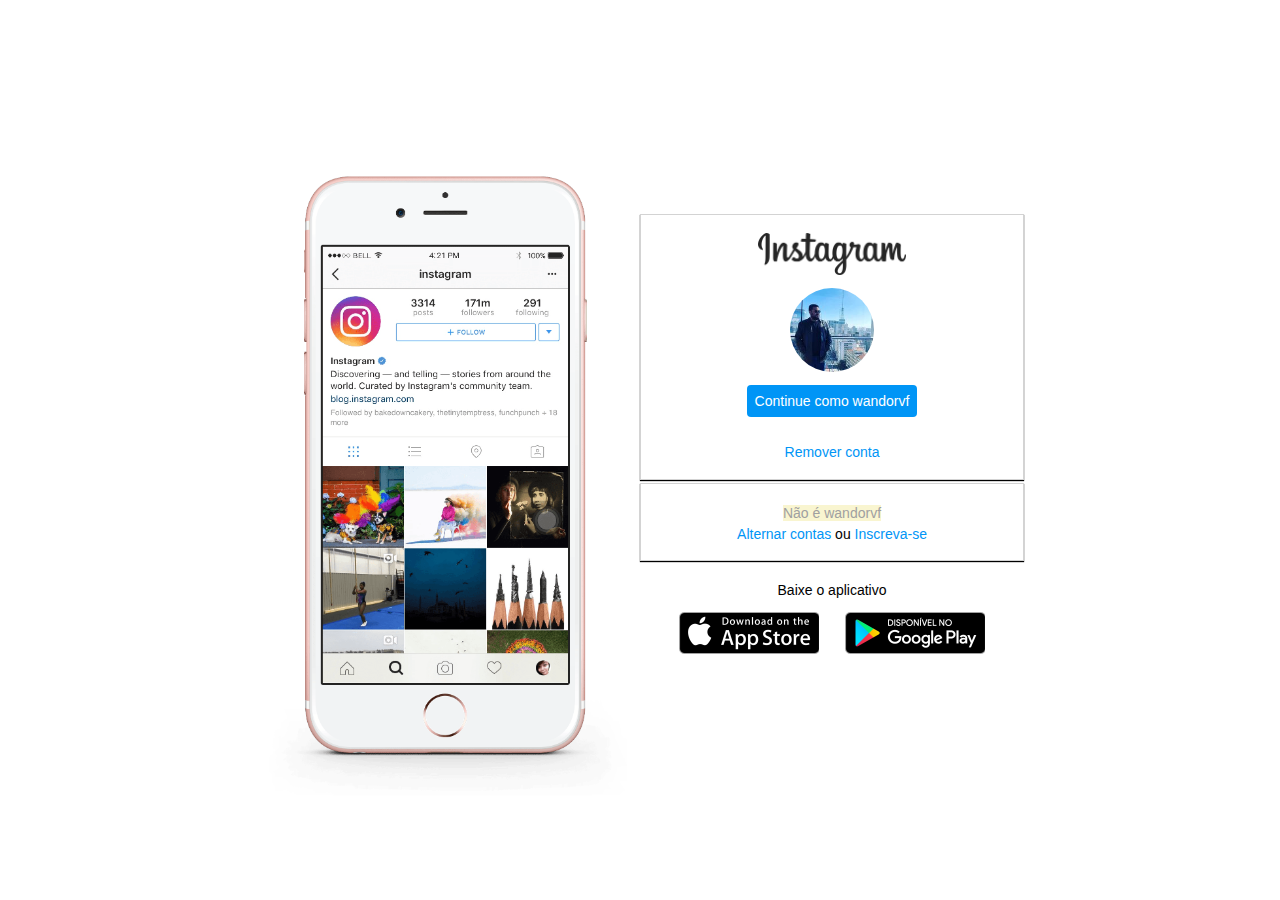
<file: index.html>
<!DOCTYPE html>
<html lang="en">
<head>
    <meta charset="UTF-8">
    <meta http-equiv="X-UA-Compatible" content="IE=edge">
    <meta name="viewport" content="width=device-width, initial-scale=1.0">
    <link rel="stylesheet" href="./style.css">
    <title>Instagram</title>


</head>
<body>

    <div class="instagram-wrapper">

        <div class="instagram-phone">
            <img src="celular.png" alt="celular">

        </div>
        <div class="instagram-continue">

            <div class="group">
                
                <img src="instagram-logo-14.png"class="instagram-logo" alt="instagram logo">

                <div class="profile-photo">

                    <img src="wand.jpg" alt="foto de perfil">

                </div>

                <a href="#" class="instagram-login">Continue como wandorvf</a>
                <a href="#" class="instagram-logout">Remover conta</a>

            </div>

            <div class="group">

                <p class="not-account">Não é wandorvf</p>
                <p class="notaccount">
                    <a href="#" class="link-blue">Alternar contas</a>
                    ou
                    <a href="#" class="link-blue">Inscreva-se</a>
                </p>

            </div>

            <div class="get-the-app">
                <p class="get-app">Baixe o aplicativo</p>

                <div class="download">
                    <a href="https://apps.apple.com/br/app/instagram/id389801252" target="_blank" class="app-download"></a>
                    <a href="https://play.google.com/store/search?q=instagram&c=apps&hl=pt_BR&gl=US" target="_blank" class="app-download"></a>
                </div>
            </div>

        </div>
    </div>
    
</body>
</html>
</file>
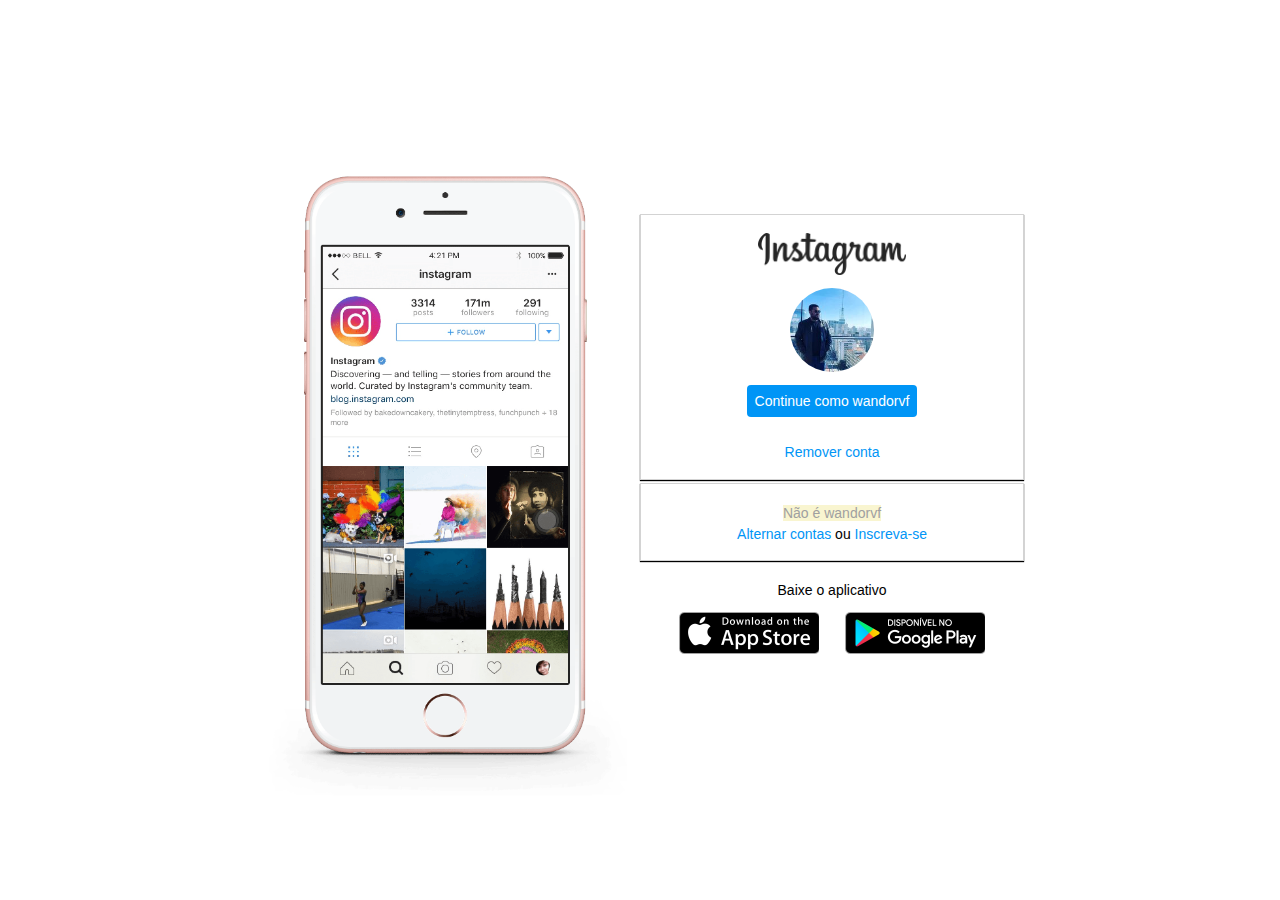
<file: projeto-flexbox-oficial-instagram-Wandorvf.html>
<!DOCTYPE html>
<html lang="en">
<head>
    <meta charset="UTF-8">
    <meta http-equiv="X-UA-Compatible" content="IE=edge">
    <meta name="viewport" content="width=device-width, initial-scale=1.0">
    <link rel="stylesheet" href="./style.css">
    <title>Instagram</title>


</head>
<body>

    <div class="instagram-wrapper">

        <div class="instagram-phone">
            <img src="celular.png" alt="celular">

        </div>
        <div class="instagram-continue">

            <div class="group">
                
                <img src="instagram-logo-14.png"class="instagram-logo" alt="instagram logo">

                <div class="profile-photo">

                    <img src="wand.jpg" alt="foto de perfil">

                </div>

                <a href="#" class="instagram-login">Continue como wandorvf</a>
                <a href="#" class="instagram-logout">Remover conta</a>

            </div>

            <div class="group">

                <p class="not-account">Não é wandorvf</p>
                <p class="notaccount">
                    <a href="#" class="link-blue">Alternar contas</a>
                    ou
                    <a href="#" class="link-blue">Inscreva-se</a>
                </p>

            </div>

            <div class="get-the-app">
                <p class="get-app">Baixe o aplicativo</p>

                <div class="download">
                    <a href="https://apps.apple.com/br/app/instagram/id389801252" target="_blank" class="app-download"></a>
                    <a href="https://play.google.com/store/search?q=instagram&c=apps&hl=pt_BR&gl=US" target="_blank" class="app-download"></a>
                </div>
            </div>

        </div>
    </div>
    
</body>
</html>
</file>
<file: style.css>
@keyframes animacao{
    from{background-color: black}
    to{background-color: #ffffff;}
}


* {
    padding: 0;
    margin: 0;
    box-sizing: border-box;
    text-decoration: none;
    font-family: sans-serif;
    font-size: 14px;
}


body {

    width: 100%;
    min-height: 100vh;
    background-color: black;
    margin: 0;
    padding: 0;
    display: flex;
    justify-content: center;
    animation-name: animacao;
    animation-duration: 8s;
    background-color: #ffffff;
    
    
}

.instagram-wrapper {
    display: flex;
    align-items: center;
    justify-content: start;
    width: 60%;
    height: 100vh;
}

.instagram-phone{
    display: flex;
    align-items: center;
    justify-content: center;
    width: 50%;
}

.instagram-phone img{
    height: 50rem;
    
}

.instagram-continue{
    display: flex;
    align-items: center;
    justify-content: space-around;
    flex-direction: column;
    width: 50%;
    min-height: 34rem;

}

.group{
    display: flex;
    justify-content: space-between;
    align-items: center;
    flex-direction: column;
    width: 100%;
    padding: 1.3rem 0;
    border: 1px solid lightgrey;
    background-color: #ffffff;
    box-shadow: 0 1px 1px rgba(0, 0, 0, 1);

}

.group:nth-child(1){
    min-height: 19rem;

}

.instagram-logo{
    height: 3rem;
}

.profile-photo{
    display: flex;
    justify-content: center;
    align-items: center;
    border-radius: 50%;
    overflow: hidden;
}

.profile-photo img{
    height: 6rem;
}

.instagram-login{
    background-color: #0095f6;
    color: #ffffff;
    padding: 8px;
    border-radius: 4px;
}

.instagram-logout{
    color: #0095f6;
    margin-top: 1rem;
    
}

.not-account{
    color: rgb(160, 160, 160);
    margin-top: 3px;
    margin-bottom: 5px;
    background-color: rgba(224, 203, 11, 0.192);
}

.link-blue{
    color: #0095f6;
}

.get-the-app{
    display: flex;
    flex-direction: column;
    align-items: center;
    justify-content: center;
    width: 100%;
    padding: 1.3rem 0;
}

.download{
    display: flex;
    width: 100%;
    justify-content: space-evenly;
    align-items: center;
    padding: 1rem;    
}

.app-download{
    height: 3rem;
    width: 10rem;
    background-size: cover;
}

.app-download:nth-child(1){
    background-image: url('./1957780.png');
}

.app-download:nth-child(2){
    background-image: url('./google-play-badge-1.png');
    
}

.app-download img{
    min-height: 10rem;
    
}

/* media queries*/

@media(max-width: 1024px){
    .instagram-wrapper{
        width: 90%;
    }
}

@media(max-width: 650px){
    body{
        background-color: #ffffff;
    }
    .instagram-wrapper{
        width: 90%;
    }

    .instagram-phone{
        display: none;
    }

    .instagram-continue{
        width: 100%;
    }

    .group{
        border: 1px solid transparent;
    }

}
</file>
